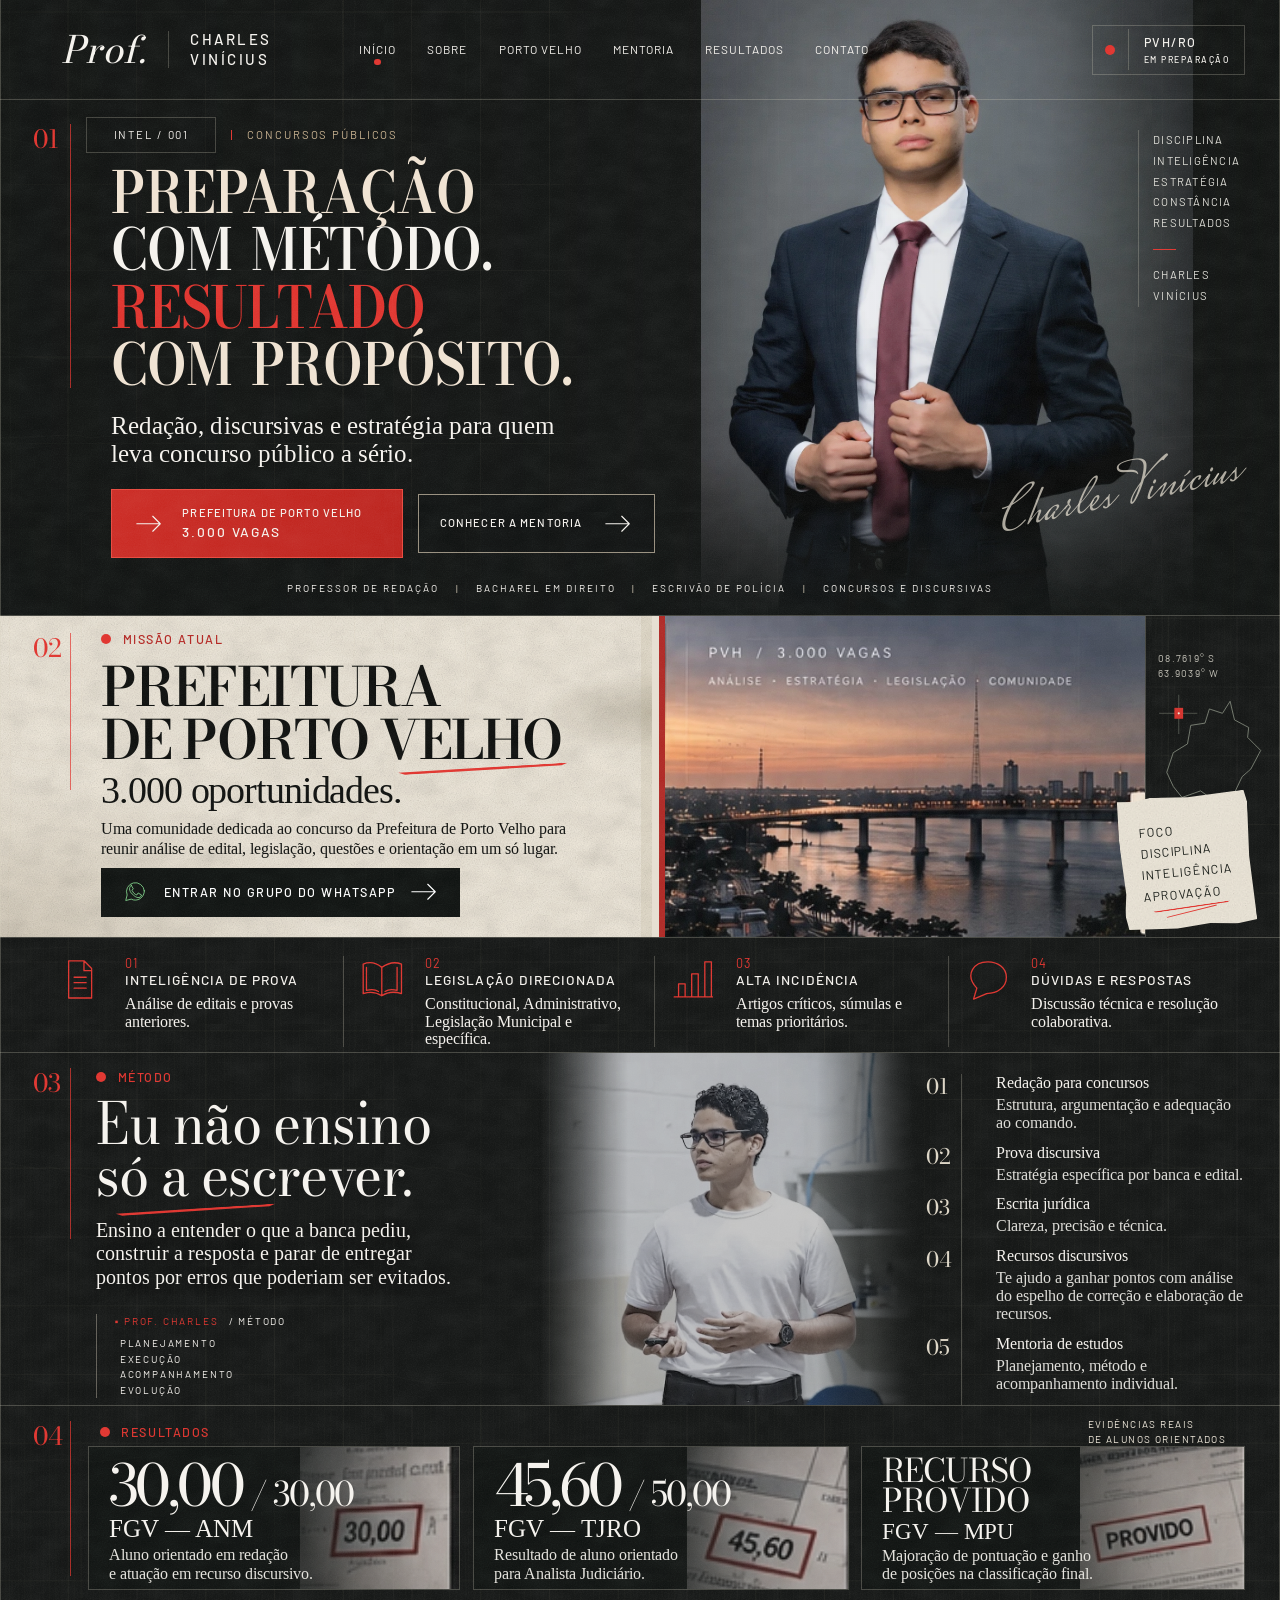
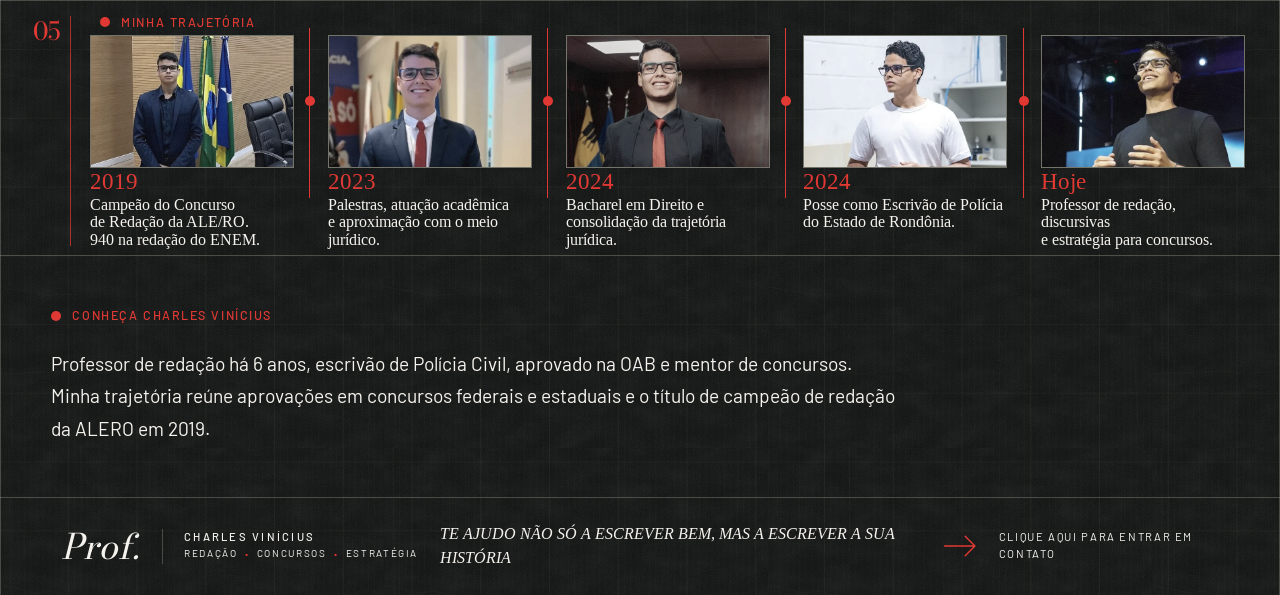
<file: index.html>
<!DOCTYPE html>
<html lang="pt-BR">
  <head>
    <meta charset="utf-8">
    <title>Charles Vinícius | Redação, concursos e estratégia</title>
    <meta name="description" content="Preparação com método. Resultado com propósito. Redação, provas discursivas e mentoria para concursos com Charles Vinícius, em Porto Velho.">
    <meta name="viewport" content="width=device-width,initial-scale=1">
    <meta name="theme-color" content="#101211">
    <meta name="referrer" content="strict-origin-when-cross-origin">
    <meta name="application-name" content="Charles Vinícius">
    <meta name="mobile-web-app-capable" content="yes">
    <meta name="apple-mobile-web-app-capable" content="yes">
    <meta property="og:type" content="website">
    <meta property="og:locale" content="pt_BR">
    <meta property="og:title" content="Charles Vinícius | Redação, concursos e estratégia">
    <meta property="og:description" content="Preparação com método. Resultado com propósito. Redação, discursivas e mentoria para concursos.">
    <meta property="og:image" content="images/vinif.webp?v=687bb77f98">
    <link rel="manifest" href="manifest.webmanifest">
    <link rel="icon" href="favicon.ico?v=3" sizes="48x48">
    <link rel="icon" href="icon.svg?v=3" type="image/svg+xml">
    <link rel="icon" href="icon-192.png?v=3" type="image/png" sizes="192x192">
    <link rel="apple-touch-icon" href="apple-touch-icon.png?v=3">
    <link rel="preload" href="assets/fonts/barlow-400.ttf" as="font" type="font/ttf" crossorigin>
    <link rel="preload" href="assets/fonts/bodoni-moda-600.ttf" as="font" type="font/ttf" crossorigin>
    <link rel="preload" href="images/vinif.webp?v=687bb77f98" as="image" fetchpriority="high">
    <link rel="stylesheet" href="assets/style.css?v=5">
    <script src="assets/main.js?v=1" defer></script>
  </head>
  <body>
    <div class="landing">
  <a class="skip-link" href="#conteudo">Pular para o conteúdo</a>
  <main id="conteudo" tabindex="-1">
  <section class="hero ruled" id="inicio" aria-labelledby="hero-title">
    <img class="hero__portrait" src="images/vinif.webp?v=687bb77f98" alt="Charles Vinícius de óculos, terno e gravata vinho" width="1080" height="1350" fetchpriority="high">
    <div class="hero__shade" aria-hidden="true"></div>
    <header class="header">
      <a class="brand" href="#inicio" aria-label="Charles Vinícius — início"><span class="brand__monogram">Prof.</span><span class="brand__name">Charles<br>Vinícius</span></a>
      <button class="menu-toggle" type="button" aria-label="Abrir menu" aria-controls="navigation" aria-expanded="false"><span></span><span></span></button>
      <nav class="navigation" id="navigation" aria-label="Navegação principal">
        <a class="is-active" href="#inicio" aria-current="location">Início</a>
        <a href="#trajetoria">Sobre</a>
        <a href="https://wa.me/5569992684177?text=Ol%C3%A1%2C+Vini%21+Vim+pelo+seu+site+e+gostaria+de+entrar+no+grupo+do+concurso+da+Prefeitura+de+Porto+Velho.+Pode+me+enviar+o+convite%3F" target="_blank" rel="noopener noreferrer" data-contact="group">Porto Velho</a>
        <a href="https://wa.me/5569992684177?text=Ol%C3%A1%2C+Vini%21+Vim+pelo+seu+site+e+gostaria+de+saber+mais+sobre+a+mentoria+de+reda%C3%A7%C3%A3o+e+discursivas+para+concursos." target="_blank" rel="noopener noreferrer" data-contact="mentorship">Mentoria</a>
        <a href="#resultados">Resultados</a>
        <a href="https://wa.me/5569992684177?text=Ol%C3%A1%2C+Vini%21+Vim+pelo+seu+site+e+gostaria+de+conversar+sobre+a+prepara%C3%A7%C3%A3o+para+concursos." target="_blank" rel="noopener noreferrer" data-contact="contact">Contato</a>
      </nav>
      <a class="location-tag" href="https://wa.me/5569992684177?text=Ol%C3%A1%2C+Vini%21+Vim+pelo+seu+site+e+gostaria+de+entrar+no+grupo+do+concurso+da+Prefeitura+de+Porto+Velho.+Pode+me+enviar+o+convite%3F" target="_blank" rel="noopener noreferrer" data-contact="group" aria-label="Conversar com Vini sobre o concurso de Porto Velho"><i class="status-dot"></i><span>PVH/RO<small>Em preparação</small></span></a>
    </header>
    <div class="hero__content">
      <span class="section-number" aria-hidden="true">01</span>
      <div class="hero__copy">
        <div class="hero__eyebrow"><span class="intel">Intel / 001</span><span class="eyebrow-divider"></span><span>Concursos públicos</span></div>
        <h1 id="hero-title"><span class="hero__line">Preparação</span><span class="hero__line white">com método.</span><em class="hero__line">Resultado</em><span class="hero__line">com propósito.</span></h1>
        <p class="hero__description">Redação, discursivas e estratégia para quem<br class="desktop-break"> leva concurso público a sério.</p>
        <div class="hero__actions">
          <a class="button button--red" href="https://wa.me/5569992684177?text=Ol%C3%A1%2C+Vini%21+Vim+pelo+seu+site+e+gostaria+de+entrar+no+grupo+do+concurso+da+Prefeitura+de+Porto+Velho.+Pode+me+enviar+o+convite%3F" target="_blank" rel="noopener noreferrer" data-contact="group"><svg viewBox="0 0 32 24" fill="none" stroke="currentColor" stroke-width="1.2" stroke-linecap="round" stroke-linejoin="round" aria-hidden="true"><path d="M3 12h25m-8-8 8 8-8 8"/></svg><span>Prefeitura de Porto Velho<strong>3.000 vagas</strong></span></a>
          <a class="button button--outline" href="https://wa.me/5569992684177?text=Ol%C3%A1%2C+Vini%21+Vim+pelo+seu+site+e+gostaria+de+saber+mais+sobre+a+mentoria+de+reda%C3%A7%C3%A3o+e+discursivas+para+concursos." target="_blank" rel="noopener noreferrer" data-contact="mentorship"><span>Conhecer a mentoria</span><svg viewBox="0 0 32 24" fill="none" stroke="currentColor" stroke-width="1.2" stroke-linecap="round" stroke-linejoin="round" aria-hidden="true"><path d="M3 12h25m-8-8 8 8-8 8"/></svg></a>
        </div>
      </div>
    </div>
    <aside class="hero__values" aria-label="Valores"><span>Disciplina<br>Inteligência<br>Estratégia<br>Constância<br>Resultados</span><i></i><span>Charles<br>Vinícius</span></aside>
    <span class="signature" aria-hidden="true">Charles Vinícius</span>
    <p class="credentials"><span>Professor de redação</span><b>|</b><span>Bacharel em Direito</span><b>|</b><span>Escrivão de Polícia</span><b>|</b><span>Concursos e discursivas</span></p>
  </section>
  <section class="mission ruled" id="porto-velho" aria-labelledby="mission-title">
    <div class="mission__paper">
      <span class="section-number" aria-hidden="true">02</span>
      <div class="mission__copy">
        <p class="section-label"><i class="status-dot"></i>Missão atual</p>
        <h2 id="mission-title">Prefeitura<br>de <span class="underline">Porto Velho</span></h2>
        <p class="mission__opportunities">3.000 oportunidades.</p>
        <p class="mission__description">Uma comunidade dedicada ao concurso da Prefeitura de Porto Velho para reunir análise de edital, legislação, questões e orientação em um só lugar.</p>
        <a class="button button--whatsapp" href="https://wa.me/5569992684177?text=Ol%C3%A1%2C+Vini%21+Vim+pelo+seu+site+e+gostaria+de+entrar+no+grupo+do+concurso+da+Prefeitura+de+Porto+Velho.+Pode+me+enviar+o+convite%3F" target="_blank" rel="noopener noreferrer" data-contact="group"><svg viewBox="0 0 40 40" fill="none" stroke="currentColor" stroke-width="1.2" stroke-linecap="round" stroke-linejoin="round" aria-hidden="true"><path d="M31 18A13 13 0 0 1 12 30l-8 2 2-8A13 13 0 1 1 31 18Z"/><path d="m12 10 3 5-2 2c2 4 4 6 7 7l2-3 5 3c-2 6-8 4-12 0-5-4-8-10-3-14Z"/></svg><span>Entrar no grupo do WhatsApp</span><svg viewBox="0 0 32 24" fill="none" stroke="currentColor" stroke-width="1.2" stroke-linecap="round" stroke-linejoin="round" aria-hidden="true"><path d="M3 12h25m-8-8 8 8-8 8"/></svg></a>
      </div>
    </div>
    <div class="mission__visual">
      <img class="mission__city" src="images/porto-velho.webp" alt="Pôr do sol sobre o rio Madeira e a ponte em Porto Velho" width="382" height="253" loading="lazy">
      <aside class="mission__coordinates" aria-label="Porto Velho, Rondônia"><span>08.7619° S<br>63.9039° W</span><svg viewBox="0 0 100 120" fill="none" aria-hidden="true"><path d="m8 79 6-18 13-8 3-17 13-2 4-13 12 4 7-11 4 17 13 7-1 9 12 12-9 17-8 7-9 19-15 4-14-10-17 6-8-10Z" stroke="currentColor" stroke-width=".7"/><path d="m19 8v36M1 25h35" stroke="currentColor" stroke-width=".4"/><rect x="15" y="20" width="8" height="10" fill="#d32e28" stroke="none"/><circle cx="19" cy="25" r="1" fill="#eee6d6"/></svg></aside>
      <div class="mission__note">Foco<br>Disciplina<br>Inteligência<br><span class="underline">Aprovação</span></div>
    </div>
  </section>
  <section class="pillars ruled" aria-label="O que você encontra na comunidade">
      <article class="pillar"><svg viewBox="0 0 40 40" fill="none" stroke="currentColor" stroke-width="1.2" stroke-linecap="round" stroke-linejoin="round" aria-hidden="true"><path d="M7 2h14l7 7v27H7zM21 2v9h7M12 17h11M12 22h11M12 27h11"/></svg><div><span class="pillar__number">01</span><h3>Inteligência de prova</h3><p>Análise de editais e provas anteriores.</p></div></article>
      <article class="pillar"><svg viewBox="0 0 40 40" fill="none" stroke="currentColor" stroke-width="1.2" stroke-linecap="round" stroke-linejoin="round" aria-hidden="true"><path d="M19 8C13 3 7 3 2 5v27c6-2 11-2 17 2 6-4 12-4 18-2V5c-5-2-11-2-18 3Zm0 0v26M5 8v21c4-1 8-1 11 1M33 8v21c-4-1-8-1-11 1"/></svg><div><span class="pillar__number">02</span><h3>Legislação direcionada</h3><p>Constitucional, Administrativo, Legislação Municipal e específica.</p></div></article>
      <article class="pillar"><svg viewBox="0 0 40 40" fill="none" stroke="currentColor" stroke-width="1.2" stroke-linecap="round" stroke-linejoin="round" aria-hidden="true"><path d="M2 35h35M6 35V23h6v12m6 0V14h6v21m6 0V3h6v32"/></svg><div><span class="pillar__number">03</span><h3>Alta incidência</h3><p>Artigos críticos, súmulas e temas prioritários.</p></div></article>
      <article class="pillar"><svg viewBox="0 0 40 40" fill="none" stroke="currentColor" stroke-width="1.2" stroke-linecap="round" stroke-linejoin="round" aria-hidden="true"><path d="M36 17c0 9-8 15-18 15l-12 5 3-10C-3 14 7 3 19 3c10 0 17 6 17 14Z"/></svg><div><span class="pillar__number">04</span><h3>Dúvidas e respostas</h3><p>Discussão técnica e resolução colaborativa.</p></div></article>
  </section>
  <section class="method ruled" id="metodo" aria-labelledby="method-title">
    <div class="method__photo"><img src="images/professor-aula.webp" alt="Charles Vinícius ensinando em sala de aula" width="843" height="1264" loading="lazy"></div>
    <span class="section-number" aria-hidden="true">03</span>
    <div class="method__copy">
      <p class="section-label"><i class="status-dot"></i>Método</p>
      <h2 id="method-title">Eu não ensino<br>só a <span class="underline">escrever.</span></h2>
      <p class="method__description">Ensino a entender o que a banca pediu,<br class="desktop-break"> construir a resposta e parar de entregar<br class="desktop-break"> pontos por erros que poderiam ser evitados.</p>
      <div class="method__index"><p><span>▪ Prof. Charles</span> / Método</p><p>Planejamento<br>Execução<br>Acompanhamento<br>Evolução</p></div>
    </div>
    <ol class="services">
      <li><div><h3>Redação para concursos</h3><p>Estrutura, argumentação e adequação ao comando.</p></div></li>
      <li><div><h3>Prova discursiva</h3><p>Estratégia específica por banca e edital.</p></div></li>
      <li><div><h3>Escrita jurídica</h3><p>Clareza, precisão e técnica.</p></div></li>
      <li><div><h3>Recursos discursivos</h3><p>Te ajudo a ganhar pontos com análise do espelho de correção e elaboração de recursos.</p></div></li>
      <li><div><h3>Mentoria de estudos</h3><p>Planejamento, método e acompanhamento individual.</p></div></li>
    </ol>
  </section>
  <section class="results ruled" id="resultados" aria-labelledby="results-title">
    <span class="section-number" aria-hidden="true">04</span>
    <div class="results__header"><h2 class="section-label" id="results-title"><i class="status-dot"></i>Resultados</h2><button class="gallery-trigger" type="button" aria-label="Abrir galeria de fotos e evidências">Evidências reais<br>de alunos orientados</button></div>
    <div class="results__grid">
      <article class="result-card"><img src="images/resultado-anm.webp" alt="" width="82" height="108" loading="lazy"><div><p class="result-card__score">30,00<span> / 30,00</span></p><h3>FGV — ANM</h3><p class="result-card__description">Aluno orientado em redação<br>e atuação em recurso discursivo.</p></div></article>
      <article class="result-card"><img src="images/resultado-tjro.webp" alt="" width="82" height="108" loading="lazy"><div><p class="result-card__score">45,60<span> / 50,00</span></p><h3>FGV — TJRO</h3><p class="result-card__description">Resultado de aluno orientado<br>para Analista Judiciário.</p></div></article>
      <article class="result-card result-card--appeal"><img src="images/resultado-mpu.webp" alt="" width="97" height="108" loading="lazy"><div><p class="result-card__score">Recurso<br>provido</p><h3>FGV — MPU</h3><p class="result-card__description">Majoração de pontuação e ganho<br>de posições na classificação final.</p></div></article>
    </div>
  </section>
  <section class="trajectory ruled" id="trajetoria" aria-labelledby="trajectory-title">
    <span class="section-number" aria-hidden="true">05</span>
    <h2 class="section-label" id="trajectory-title"><i class="status-dot"></i>Minha trajetória</h2>
    <ol class="timeline">
      <li><div class="timeline__photo timeline__photo--award"><img src="images/timeline-plenario.webp" alt="Charles Vinícius de terno no plenário, ao lado das bandeiras" width="600" height="400" loading="lazy"></div><h3>2019</h3><p>Campeão do Concurso <br>de Redação da ALE/RO. <br>940 na redação do ENEM.</p></li>
      <li><div class="timeline__photo timeline__photo--academic"><img src="images/timeline-2024.webp" alt="Charles em evento jurídico" width="600" height="400" loading="lazy"></div><h3>2023</h3><p>Palestras, atuação acadêmica <br>e aproximação com o meio <br>jurídico.</p></li>
      <li><div class="timeline__photo timeline__photo--degree"><img src="images/timeline-2023.webp" alt="Charles de terno e gravata vermelha no plenário" width="600" height="400" loading="lazy"></div><h3>2024</h3><p>Bacharel em Direito e <br>consolidação da trajetória <br>jurídica.</p></li>
      <li><div class="timeline__photo timeline__photo--noir"><img src="images/timeline-escrivao.webp" alt="Charles Vinícius de camiseta branca, durante uma aula" width="600" height="400" loading="lazy"></div><h3>2024</h3><p>Posse como Escrivão de Polícia <br>do Estado de Rondônia.</p></li>
      <li><div class="timeline__photo timeline__photo--teacher"><img src="images/timeline-palestra.webp" alt="Charles Vinícius palestrando no palco" width="600" height="400" loading="lazy"></div><h3>Hoje</h3><p>Professor de redação, discursivas <br>e estratégia para concursos.</p></li>
    </ol>
  </section>
  <section class="about ruled" id="sobre" aria-labelledby="about-title">
    <h2 class="section-label" id="about-title"><i class="status-dot"></i>Conheça Charles Vinícius</h2>
    <p class="about__summary">Professor de redação há 6 anos, escrivão de Polícia Civil, aprovado na OAB e mentor de concursos. Minha trajetória reúne aprovações em concursos federais e estaduais e o título de campeão de redação da ALERO em 2019.</p>
  </section>
  </main>
  <footer class="footer">
    <a class="brand brand--footer" href="#inicio" aria-label="Charles Vinícius — voltar ao início"><span class="brand__monogram">Prof.</span><span class="brand__name">Charles Vinícius<small>Redação <b>•</b> Concursos <b>•</b> Estratégia</small></span></a>
    <p class="footer__quote">TE AJUDO NÃO SÓ A ESCREVER BEM, MAS A ESCREVER A SUA HISTÓRIA</p>
    <a class="evidence-link" href="https://wa.me/5569992684177?text=Ol%C3%A1%2C+Vini%21+Vim+pelo+seu+site+e+gostaria+de+conversar+sobre+a+prepara%C3%A7%C3%A3o+para+concursos." target="_blank" rel="noopener noreferrer" data-contact="contact"><svg viewBox="0 0 32 24" fill="none" stroke="currentColor" stroke-width="1.2" stroke-linecap="round" stroke-linejoin="round" aria-hidden="true"><path d="M3 12h25m-8-8 8 8-8 8"/></svg><span>CLIQUE AQUI PARA ENTRAR EM CONTATO</span></a>
  </footer>
  <dialog class="evidence-dialog" aria-labelledby="evidence-title">
    <div class="dialog__header"><div><p class="section-label"><i class="status-dot"></i>Minha trajetória</p><h2 id="evidence-title">A prática por trás do método.</h2></div><button class="dialog__close" type="button" aria-label="Fechar galeria"><svg viewBox="0 0 40 40" fill="none" stroke="currentColor" stroke-width="1.2" stroke-linecap="round" stroke-linejoin="round" aria-hidden="true"><path d="m8 8 20 20M28 8 8 28"/></svg></button></div>
    <div class="evidence-gallery">
        <figure><a href="images/trajetoria-2019.jpg" target="_blank" rel="noopener" aria-label="Ampliar: Premiação — Concurso de Redação da ALE/RO"><img src="images/trajetoria-2019.jpg" alt="Premiação — Concurso de Redação da ALE/RO" loading="lazy"></a><figcaption>Premiação — Concurso de Redação da ALE/RO</figcaption></figure>
        <figure><a href="images/enem-940.jpg" target="_blank" rel="noopener" aria-label="Ampliar: 940 pontos na redação do ENEM"><img src="images/enem-940.jpg" alt="940 pontos na redação do ENEM" loading="lazy"></a><figcaption>940 pontos na redação do ENEM</figcaption></figure>
        <figure><a href="images/concurso-redacao.jpg" target="_blank" rel="noopener" aria-label="Ampliar: Resultado do concurso de redação"><img src="images/concurso-redacao.jpg" alt="Resultado do concurso de redação" loading="lazy"></a><figcaption>Resultado do concurso de redação</figcaption></figure>
        <figure><a href="images/palestra.jpg" target="_blank" rel="noopener" aria-label="Ampliar: Conhecimento que se compartilha"><img src="images/palestra.jpg" alt="Conhecimento que se compartilha" loading="lazy"></a><figcaption>Conhecimento que se compartilha</figcaption></figure>
        <figure><a href="images/turma-redacao.jpg" target="_blank" rel="noopener" aria-label="Ampliar: Redação na prática, dentro da sala de aula"><img src="images/turma-redacao.jpg" alt="Redação na prática, dentro da sala de aula" loading="lazy"></a><figcaption>Redação na prática, dentro da sala de aula</figcaption></figure>
        <figure><a href="images/aula-auditorio.jpg" target="_blank" rel="noopener" aria-label="Ampliar: Aulas, encontros e troca de experiências"><img src="images/aula-auditorio.jpg" alt="Aulas, encontros e troca de experiências" loading="lazy"></a><figcaption>Aulas, encontros e troca de experiências</figcaption></figure>
    </div>
  </dialog>
</div>
  </body>
</html>
</file>
<file: assets/style.css>
@font-face {
  font-family: 'Tinos';
  src: url('fonts/tinos-normal.ttf') format('truetype');
  font-style: normal;
  font-weight: 400;
  font-display: swap;
}

@font-face {
  font-family: 'Tinos';
  src: url('fonts/tinos-italic.ttf') format('truetype');
  font-style: italic;
  font-weight: 400;
  font-display: swap;
}

@font-face {
  font-family:Barlow;
  src:url('fonts/barlow-400.ttf') format('truetype');
  font-style:normal;
  font-weight:400;
  font-display:swap;
}

@font-face {
  font-family:Barlow;
  src:url('fonts/barlow-500.ttf') format('truetype');
  font-style:normal;
  font-weight:500;
  font-display:swap;
}

@font-face {
  font-family:Barlow;
  src:url('fonts/barlow-600.ttf') format('truetype');
  font-style:normal;
  font-weight:600;
  font-display:swap;
}

@font-face {
  font-family:'Bodoni Moda';
  src:url('fonts/bodoni-moda-400.ttf') format('truetype');
  font-style:normal;
  font-weight:400;
  font-display:swap;
}

@font-face {
  font-family:'Bodoni Moda';
  src:url('fonts/bodoni-moda-600.ttf') format('truetype');
  font-style:normal;
  font-weight:600;
  font-display:swap;
}

@font-face {
  font-family:'Bodoni Moda';
  src:url('fonts/bodoni-moda-700.ttf') format('truetype');
  font-style:normal;
  font-weight:700;
  font-display:swap;
}

@font-face {
  font-family:'Mrs Saint Delafield';
  src:url('fonts/mrs-saint-delafield-400.ttf') format('truetype');
  font-style:normal;
  font-weight:400;
  font-display:swap;
}

:root {
  --ink:#101211;
  --paper:#efe8da;
  --white:#f5f2ed;
  --red:#df302a;
  --line:rgba(215,210,191,.25);
  --sans:Barlow,Arial,sans-serif;
  --serif:'Bodoni Moda','Times New Roman',serif;
  --body:'Tinos','Times New Roman',serif;
  --stroke:1px;
  --line-strong:rgba(215,210,191,.45);
  --accent-line:rgba(223,48,42,.72);
  color-scheme:dark;
  scroll-behavior:smooth;
  -webkit-text-size-adjust:100%;
  text-size-adjust:100%;
}

* {
  box-sizing:border-box;
}

body {
  margin:0;
  background:#0c0e0d;
  color:var(--white);
  font-family:var(--body);
  -webkit-font-smoothing:antialiased;
}

a {
  color:inherit;
  text-decoration:none;
}

button {
  color:inherit;
  font:inherit;
  cursor:pointer;
}

button,a {
  -webkit-tap-highlight-color:transparent;
}

button {
  border:0;
}

img {
  display:block;
  max-width:100%;
}

h1,h2,h3,p,figure {
  margin:0;
}

ol {
  margin:0;
  padding:0;
  list-style:none;
}

svg {
  display:block;
  flex-shrink:0;
}

a:focus-visible,button:focus-visible {
  outline:2px solid var(--red);
  outline-offset:5px;
}

::selection {
  background:var(--red);
  color:#fff;
}

.landing {
  --u:.09765625vw;
  position:relative;
  isolation:isolate;
  overflow:clip;
  background-color:var(--ink);
  background-image:linear-gradient(90deg,transparent calc(100% - 1px),#d6c9a909 0),linear-gradient(transparent calc(100% - 1px),#d6c9a909 0),linear-gradient(90deg,transparent calc(100% - 1px),#d6c9a904 0);
  background-size:calc(55 * var(--u)) calc(55 * var(--u)),calc(55 * var(--u)) calc(55 * var(--u)),calc(5 * var(--u)) calc(5 * var(--u));
}

.landing::after {
  content:'';
  position:absolute;
  top:0;
  right:0;
  bottom:0;
  left:0;
  inset:0;
  z-index:5;
  pointer-events:none;
  background-image:url('patina.svg'),url('grain.svg');
  background-size:384px 512px,240px 240px;
  opacity:.23;
  mix-blend-mode:screen;
}

.ruled {
  position:relative;
  border-bottom:var(--stroke) solid var(--line);
}

.section-number {
  position:absolute;
  left:calc(26 * var(--u));
  top:calc(12 * var(--u));
  font-family:var(--serif);
  font-size:calc(20 * var(--u));
  font-weight:400;
  line-height:1.2;
  color:var(--red);
  z-index:2;
}

.section-number::after {
  content:'';
  position:absolute;
  top:0;
  left:calc(30 * var(--u));
  height:calc(138 * var(--u));
  border-left:var(--stroke) solid var(--accent-line);
}

.section-label {
  display:flex;
  align-items:center;
  gap:calc(9 * var(--u));
  font-family:var(--sans);
  font-size:calc(10 * var(--u));
  font-weight:500;
  text-transform:uppercase;
  letter-spacing:calc(1.25 * var(--u));
  color:var(--red);
  line-height:1.3;
}

.status-dot {
  display:inline-block;
  flex-shrink:0;
  width:calc(8 * var(--u));
  height:calc(8 * var(--u));
  border-radius:50%;
  background:var(--red);
}

.underline {
  position:relative;
  display:inline-block;
}

.underline::after {
  content:'';
  position:absolute;
  bottom:calc(-3 * var(--u));
  right:calc(-6 * var(--u));
  width:69%;
  height:calc(3 * var(--u));
  background:var(--red);
  transform:rotate(-3deg);
  clip-path:polygon(0 35%,100% 0,96% 62%,4% 100%);
}

.skip-link {
  position:absolute;
  z-index:30;
  top:10px;
  left:10px;
  transform:translateY(-180%);
  padding:12px;
  background:var(--paper);
  color:var(--ink);
  font:16px var(--sans);
}

.skip-link:focus {
  transform:none;
}

/* 01 — The portrait and editorial grid share the proportions of the reference. */
.hero {
  height:calc(493 * var(--u));
  isolation:isolate;
}

.hero__portrait,.hero__shade {
  position:absolute;
  top:0;
  right:0;
  bottom:0;
  left:0;
  inset:0;
  width:100%;
  height:100%;
  z-index:-2;
}

.hero__portrait {
  object-fit:cover;
  object-position:50% 0;
  filter:saturate(.82) contrast(1.035);
}

.hero__shade {
  z-index:-1;
  background:linear-gradient(90deg,rgba(12,15,13,.63) 0%,rgba(12,15,13,.22) 44%,transparent 61%,rgba(12,15,13,.15) 82%,rgba(12,15,13,.8) 100%),linear-gradient(0deg,#0d100ff5 0,transparent 27%);
}

.hero::before {
  content:'';
  position:absolute;
  top:0;
  right:0;
  bottom:0;
  left:0;
  inset:0;
  z-index:-1;
  pointer-events:none;
  background:repeating-linear-gradient(90deg,transparent 0 calc(54 * var(--u)),#d2c8a610 calc(54 * var(--u)) calc(55 * var(--u))),repeating-linear-gradient(0deg,transparent 0 calc(68 * var(--u)),#d2c8a60b calc(68 * var(--u)) calc(69 * var(--u)));
}

.header {
  height:calc(80 * var(--u));
  padding:0 calc(28 * var(--u)) 0 calc(49 * var(--u));
  display:flex;
  align-items:center;
  border-bottom:var(--stroke) solid var(--line);
  position:relative;
  z-index:10;
}

.brand {
  display:flex;
  align-items:center;
  gap:calc(17 * var(--u));
  flex-shrink:0;
}

.brand__monogram {
  font:italic 400 calc(30 * var(--u))/1 var(--serif);
  letter-spacing:0;
  padding-right:calc(18 * var(--u));
  border-right:var(--stroke) solid var(--line);
}

.brand__name {
  font:500 calc(12 * var(--u))/1.3 var(--sans);
  letter-spacing:calc(2 * var(--u));
  text-transform:uppercase;
}

.navigation {
  display:flex;
  align-items:center;
  gap:calc(25 * var(--u));
  margin-left:calc(70 * var(--u));
  height:100%;
}

.navigation a,.navigation button {
  position:relative;
  display:flex;
  align-items:center;
  padding:0;
  height:100%;
  background:none;
  font:400 calc(9.5 * var(--u))/1 var(--sans);
  letter-spacing:calc(.8 * var(--u));
  text-transform:uppercase;
  white-space:nowrap;
  transition:color .2s;
}

.navigation a:hover,.navigation button:hover {
  color:var(--red);
}

.navigation .is-active::after {
  content:'';
  position:absolute;
  bottom:calc(27 * var(--u));
  left:calc(50% - 2.5 * var(--u));
  width:calc(5 * var(--u));
  height:calc(5 * var(--u));
  background:var(--red);
  border-radius:50%;
}

.location-tag {
  display:flex;
  align-items:center;
  margin-left:auto;
  border:var(--stroke) solid var(--line);
  height:calc(40 * var(--u));
  font:500 calc(10 * var(--u))/1.3 var(--sans);
  letter-spacing:calc(1.2 * var(--u));
  text-transform:uppercase;
}

.location-tag>.status-dot {
  margin:0 calc(10 * var(--u));
}

.location-tag>span {
  border-left:var(--stroke) solid var(--line);
  padding:calc(4 * var(--u)) calc(12 * var(--u));
}

.location-tag small {
  display:block;
  font-size:calc(7 * var(--u));
  margin-top:calc(3 * var(--u));
}

.menu-toggle {
  display:none;
}

.hero__content {
  position:relative;
  padding:calc(14 * var(--u)) 0 0 calc(89 * var(--u));
}

.hero__content>.section-number {
  top:calc(19 * var(--u));
}

.hero__content>.section-number::after {
  height:calc(211 * var(--u));
}

.hero__eyebrow {
  display:flex;
  align-items:center;
  gap:calc(12 * var(--u));
  height:calc(28 * var(--u));
  font:400 calc(9 * var(--u))/1 var(--sans);
  letter-spacing:calc(1.5 * var(--u));
  color:#c5ae8b;
  text-transform:uppercase;
}

.intel {
  margin-left:calc(-20 * var(--u));
  padding:calc(9 * var(--u)) calc(21 * var(--u));
  color:var(--white);
  border:var(--stroke) solid var(--line);
  border-radius:0;
}

.eyebrow-divider {
  width:1px;
  height:calc(8 * var(--u));
  background:var(--red);
}

h1 {
  margin-top:calc(9 * var(--u));
  font:600 calc(46 * var(--u))/.998 var(--serif);
  text-transform:uppercase;
  letter-spacing:calc(-.5 * var(--u));
  word-spacing:calc(6 * var(--u));
  color:#efe2d1;
}

h1 {
  transform:scaleX(.90);
  transform-origin:left center;
}

.hero__line {
  display:block;
  white-space:nowrap;
}

h1 .white {
  color:var(--white);
}

h1 em {
  font-style:normal;
  color:var(--red);
}

.hero__description {
  margin-top:calc(15 * var(--u));
  font-size:calc(20 * var(--u));
  line-height:1.12;
  letter-spacing:calc(.02 * var(--u));
}

.hero__actions {
  display:flex;
  align-items:center;
  gap:calc(12 * var(--u));
  margin-top:calc(17 * var(--u));
}

.button {
  display:inline-flex;
  align-items:center;
  justify-content:space-between;
  gap:calc(15 * var(--u));
  min-height:calc(47 * var(--u));
  padding:calc(12 * var(--u)) calc(17 * var(--u));
  font:500 calc(9 * var(--u))/1.45 var(--sans);
  letter-spacing:calc(.9 * var(--u));
  text-transform:uppercase;
  transition:background .2s,border-color .2s,transform .2s;
}

.button svg {
  width:calc(24 * var(--u));
  height:calc(22 * var(--u));
}

.button:hover svg,.evidence-link:hover svg {
  transform:translateX(4px);
}

.button svg,.evidence-link svg {
  transition:transform .2s;
}

.button--red {
  background:linear-gradient(110deg,#cb2821,#ba201a);
  border:1px solid #e7463b;
  width:calc(233 * var(--u));
  min-height:calc(54 * var(--u));
  justify-content:flex-start;
}

.button--red:hover {
  background:#e1352b;
}

.button strong {
  display:block;
  font-size:calc(11 * var(--u));
  letter-spacing:calc(1.5 * var(--u));
  font-weight:500;
}

.button--outline {
  width:calc(190 * var(--u));
  border:1px solid #d1c4acb3;
  background:#0b0e0d55;
}

.button--outline:hover {
  background:#efe8da16;
  border-color:var(--paper);
}

.hero__values {
  position:absolute;
  top:calc(104 * var(--u));
  right:calc(32 * var(--u));
  padding-left:calc(11 * var(--u));
  border-left:var(--stroke) solid var(--line);
  font:400 calc(9 * var(--u))/1.85 var(--sans);
  letter-spacing:calc(1 * var(--u));
  text-transform:uppercase;
  color:#dddcd5;
}

.hero__values i {
  display:block;
  width:calc(18 * var(--u));
  height:1px;
  background:var(--red);
  margin:calc(12 * var(--u)) 0;
}

.signature {
  position:absolute;
  right:calc(30 * var(--u));
  bottom:calc(72 * var(--u));
  font:400 calc(46 * var(--u))/1 'Mrs Saint Delafield',cursive;
  transform:rotate(-12deg);
  color:#e0d9cbbf;
  white-space:nowrap;
}

.credentials {
  position:absolute;
  bottom:calc(17 * var(--u));
  left:0;
  right:0;
  display:flex;
  justify-content:center;
  gap:calc(13 * var(--u));
  font:400 calc(8 * var(--u))/1.2 var(--sans);
  letter-spacing:calc(1.6 * var(--u));
  text-transform:uppercase;
}

.credentials b {
  font-weight:400;
  color:#d6cbb6;
}

/* 02 — Warm paper, local city artwork and four study pillars. */
.mission {
  min-height:calc(257 * var(--u));
  height:auto;
  display:grid;
  grid-template-columns:51.5% 48.5%;
  border-top:0;
}

.mission__paper {
  position:relative;
  color:#090b09;
  background-color:var(--paper);
  background-image:url('patina.svg'),url('grain.svg'),radial-gradient(ellipse at 100% 30%,#7169554d,transparent 13%),radial-gradient(ellipse at 0% 100%,#94887240,transparent 36%);
  background-blend-mode:multiply;
  border-right:calc(6 * var(--u)) solid #e5ddd0;
}

.mission__paper::after {
  content:'';
  position:absolute;
  top:0;
  right:0;
  bottom:0;
  left:0;
  inset:0;
  pointer-events:none;
  border-right:calc(9 * var(--u)) solid #b4aa8e33;
}

.mission__paper .section-number {
  top:calc(13 * var(--u));
}

.mission__paper .section-number::after {
  height:calc(126 * var(--u));
}

.mission__copy {
  position:relative;
  padding:calc(12 * var(--u)) calc(35 * var(--u)) calc(9 * var(--u)) calc(81 * var(--u));
  z-index:1;
}

.mission .section-label {
  color:#b1211d;
}

.mission h2 {
  margin-top:calc(11 * var(--u));
  font:600 calc(43 * var(--u))/.98 var(--serif);
  letter-spacing:calc(-1.55 * var(--u));
  text-transform:uppercase;
  white-space:nowrap;
}

.mission h2 .underline::after {
  width:45%;
}

.mission__opportunities {
  font:400 calc(30 * var(--u))/1.2 var(--body);
  letter-spacing:calc(-.9 * var(--u));
  margin-top:calc(1 * var(--u));
}

.mission__description {
  margin-top:calc(6 * var(--u));
  font-size:calc(13 * var(--u));
  line-height:1.23;
  max-width:calc(402 * var(--u));
}

.button--whatsapp {
  margin-top:calc(6 * var(--u));
  background:#0b0f0d;
  color:#fff;
  min-height:max(44px,calc(39 * var(--u)));
  padding:calc(6 * var(--u)) calc(17 * var(--u));
  font-size:calc(10 * var(--u));
  letter-spacing:calc(1.2 * var(--u));
  gap:calc(11 * var(--u));
}

.button--whatsapp>svg:first-child {
  color:#83da8c;
  width:calc(22 * var(--u));
  height:calc(26 * var(--u));
}

.button--whatsapp:hover {
  background:#23412c;
}

.mission__visual {
  position:relative;
  display:flex;
  min-width:0;
  border-left:calc(5 * var(--u)) solid #ad2420;
}

.mission__city {
  position:absolute;
  top:0;
  right:auto;
  bottom:0;
  left:0;
  inset:0 auto 0 0;
  width:78%;
  height:100%;
  object-fit:cover;
  object-position:0 50%;
}

.mission__coordinates {
  margin-left:78%;
  width:22%;
  padding:calc(28 * var(--u)) calc(10 * var(--u));
  border-left:var(--stroke) solid var(--line);
  font:400 calc(8 * var(--u))/1.5 var(--sans);
  letter-spacing:calc(1 * var(--u));
  color:#c1bfb4;
}

.mission__coordinates svg {
  width:100%;
  height:auto;
  margin-top:calc(4 * var(--u));
  color:#8b9383;
}

.mission__note {
  position:absolute;
  right:calc(22 * var(--u));
  bottom:calc(7 * var(--u));
  padding:calc(19 * var(--u)) calc(16 * var(--u));
  background:var(--paper) url('grain.svg');
  background-blend-mode:multiply;
  color:#121611;
  font:400 calc(10 * var(--u))/1.7 var(--sans);
  letter-spacing:calc(.8 * var(--u));
  text-transform:uppercase;
  transform:rotate(-5deg);
  box-shadow:0 5px 14px #0005;
  clip-path:polygon(1% 1%,14% 2%,26% 0,55% 2%,98% 0,100% 9%,98% 50%,100% 98%,85% 100%,64% 98%,39% 100%,2% 98%,0 87%,2% 71%,0 32%);
}

.mission__note .underline::after {
  width:100%;
  height:2px;
  bottom:-4px;
}

.mission__note .underline::before {
  content:'';
  position:absolute;
  width:65%;
  height:1px;
  background:var(--red);
  bottom:-8px;
  right:8%;
  transform:rotate(-9deg);
}

.pillars {
  display:grid;
  grid-template-columns:1fr 1.04fr .98fr 1.02fr;
  height:calc(92 * var(--u));
  padding:calc(15 * var(--u)) calc(31 * var(--u)) calc(10 * var(--u)) calc(49 * var(--u));
  gap:calc(25 * var(--u));
}

.pillar {
  display:flex;
  gap:calc(16 * var(--u));
  position:relative;
  min-width:0;
}

.pillar:not(:last-child)::after {
  content:'';
  position:absolute;
  right:calc(-11 * var(--u));
  top:0;
  bottom:0;
  border-right:var(--stroke) solid var(--line);
}

.pillar>svg {
  color:var(--red);
  width:calc(35 * var(--u));
  height:calc(36 * var(--u));
  margin-top:calc(1 * var(--u));
}

.pillar__number {
  display:block;
  color:var(--red);
  font:400 calc(10 * var(--u))/1.2 var(--sans);
  letter-spacing:calc(1 * var(--u));
}

.pillar h3 {
  font:500 calc(11 * var(--u))/1.3 var(--sans);
  letter-spacing:calc(.85 * var(--u));
  text-transform:uppercase;
  white-space:nowrap;
}

.pillar p {
  font-size:calc(12.5 * var(--u));
  line-height:1.1;
  margin-top:calc(5 * var(--u));
}

/* 03 — Teaching, with the original classroom portrait. */
.method {
  height:calc(283 * var(--u));
  isolation:isolate;
}

.method__photo {
  position:absolute;
  z-index:-1;
  left:31%;
  width:41%;
  height:100%;
  overflow:hidden;
}

.method__photo img {
  position:absolute;
  right:0;
  top:0;
  width:calc(305 * var(--u));
  height:calc(380 * var(--u));
  object-fit:cover;
  object-position:50% 0%;
  filter:saturate(.4) brightness(.76);
}

.method__photo img {
  mask-image:linear-gradient(90deg,transparent,#000 23%,#000 86%,transparent);
}

.method__photo::after {
  content:'';
  position:absolute;
  top:0;
  right:0;
  bottom:0;
  left:0;
  inset:0;
  background:linear-gradient(90deg,var(--ink) 0,transparent 40%,transparent 80%,var(--ink) 100%);
}

.method__copy {
  padding:calc(13 * var(--u)) 0 0 calc(77 * var(--u));
}

.method .section-number::after {
  height:calc(137 * var(--u));
}

.method h2 {
  font:400 calc(46 * var(--u))/.90 var(--serif);
  transform:scaleX(.94);
  transform-origin:left center;
  margin-top:calc(10 * var(--u));
  letter-spacing:calc(-.6 * var(--u));
}

.method h2 .underline::after {
  width:76%;
  left:calc(-72 * var(--u));
  bottom:calc(-8 * var(--u));
  height:calc(3 * var(--u));
}

.method__description {
  font-size:calc(16 * var(--u));
  line-height:1.18;
  margin-top:calc(14 * var(--u));
  text-shadow:0 2px 10px #000;
}

.method__index {
  margin-top:calc(20 * var(--u));
  padding-left:calc(18 * var(--u));
  border-left:1px solid #d0c8b369;
  font:400 calc(8 * var(--u))/1.55 var(--sans);
  text-transform:uppercase;
  letter-spacing:calc(1.45 * var(--u));
}

.method__index p+p {
  margin-top:calc(5 * var(--u));
}

.method__index span {
  color:var(--red);
  margin-left:calc(-4 * var(--u));
  margin-right:calc(5 * var(--u));
}

.services {
  position:absolute;
  top:calc(17 * var(--u));
  right:calc(29 * var(--u));
  width:calc(254 * var(--u));
  counter-reset:service;
}

.services::before {
  content:"";
  position:absolute;
  left:calc(28 * var(--u));
  top:0;
  bottom:0;
  border-left:var(--stroke) solid var(--line);
}

.services li {
  display:flex;
  gap:calc(14 * var(--u));
  counter-increment:service;
  margin-bottom:calc(9 * var(--u));
}

.services li::before {
  content:counter(service,decimal-leading-zero);
  font:400 calc(17 * var(--u))/1.2 var(--serif);
  color:#dbd4c4;
  min-width:calc(29 * var(--u));
  border-right:0;
  padding-right:calc(13 * var(--u));
}

.services h3 {
  font-size:calc(13 * var(--u));
  line-height:1.2;
  font-weight:400;
}

.services p {
  font-size:calc(12.5 * var(--u));
  line-height:1.17;
  margin-top:calc(2 * var(--u));
  color:#dddcd7;
}

/* 04 — Results, retaining the exact figures supplied in the reference. */
.results {
  height:calc(156 * var(--u));
  padding:calc(9 * var(--u)) calc(28 * var(--u)) calc(8 * var(--u)) calc(70 * var(--u));
}

.results .section-number::after {
  height:calc(124 * var(--u));
}

.results__header {
  display:flex;
  align-items:center;
  justify-content:space-between;
  padding-left:calc(10 * var(--u));
  height:calc(23 * var(--u));
}

.gallery-trigger {
  background:transparent;
  padding:0;
  text-align:left;
  color:var(--paper);
  font:400 calc(8 * var(--u))/1.45 var(--sans);
  letter-spacing:calc(1.15 * var(--u));
  text-transform:uppercase;
  padding-right:calc(15 * var(--u));
}

.results__grid {
  display:grid;
  grid-template-columns:1fr 1.01fr 1.03fr;
  gap:calc(10 * var(--u));
  height:calc(115 * var(--u));
}

.result-card {
  position:relative;
  border:var(--stroke) solid var(--line);
  overflow:hidden;
  padding:calc(7 * var(--u)) calc(16 * var(--u));
  isolation:isolate;
}

.result-card>img {
  position:absolute;
  right:0;
  top:0;
  height:100%;
  width:43%;
  object-fit:cover;
  z-index:-2;
  filter:saturate(.55);
}

.result-card::after {
  content:'';
  position:absolute;
  top:0;
  right:0;
  bottom:0;
  left:0;
  inset:0;
  z-index:-1;
  background:linear-gradient(90deg,#0b0f0df5 0,#0b0f0dd9 43%,#0b0f0d3d 74%,transparent 100%);
}

.result-card__score {
  font:400 calc(46 * var(--u))/1.03 var(--serif);
  letter-spacing:calc(-2.5 * var(--u));
  white-space:nowrap;
}

.result-card__score span {
  font-size:calc(27 * var(--u));
  letter-spacing:calc(-1.1 * var(--u));
}

.result-card h3 {
  font:400 calc(20 * var(--u))/1.05 var(--body);
  margin-top:calc(1 * var(--u));
}

.result-card__description {
  font-size:calc(13 * var(--u));
  line-height:1.13;
  margin-top:calc(3 * var(--u));
  color:#e4e2dc;
}

.result-card--appeal .result-card__score {
  font-size:calc(26 * var(--u));
  line-height:.92;
  letter-spacing:calc(-.8 * var(--u));
  text-transform:uppercase;
}

.result-card--appeal h3 {
  font-size:calc(18 * var(--u));
  margin-top:calc(3 * var(--u));
}

/* 05 — Five milestones, using the client's locally supplied photographs. */
.trajectory {
  height:calc(204 * var(--u));
  padding:calc(10 * var(--u)) calc(28 * var(--u)) calc(10 * var(--u)) calc(72 * var(--u));
}

.trajectory>.section-label {
  padding-left:calc(8 * var(--u));
}

.trajectory .section-number::after {
  height:calc(184 * var(--u));
}

.timeline {
  display:grid;
  grid-template-columns:repeat(5,minmax(0,1fr));
  gap:calc(27 * var(--u));
  margin-top:calc(4 * var(--u));
}

.timeline li {
  position:relative;
  min-width:0;
}

.timeline li:not(:last-child)::after {
  content:'';
  position:absolute;
  top:calc(-6 * var(--u));
  right:calc(-13 * var(--u));
  height:calc(136 * var(--u));
  border-right:1px solid var(--red);
}

.timeline li:not(:last-child)::before {
  content:'';
  position:absolute;
  right:calc(-17 * var(--u));
  top:calc(49 * var(--u));
  width:calc(8 * var(--u));
  height:calc(8 * var(--u));
  border-radius:50%;
  background:var(--red);
  z-index:2;
}

.timeline__photo {
  height:calc(106 * var(--u));
  overflow:hidden;
  border:var(--stroke) solid var(--line-strong);
  background:#161a17;
}

.timeline__photo img {
  width:100%;
  height:100%;
  object-fit:cover;
  filter:saturate(.65);
  transition:filter .3s,transform .5s;
}

.timeline__photo:hover img {
  filter:saturate(1);
  transform:scale(1.035);
}

.timeline__photo img {
  object-position:center;
}

.timeline h3 {
  font:400 calc(18 * var(--u))/1.15 var(--body);
  color:var(--red);
  margin-top:calc(1 * var(--u));
}

.timeline p {
  font-size:calc(12.5 * var(--u));
  line-height:1.12;
  margin-top:calc(1 * var(--u));
}

.footer {
  min-height:calc(51 * var(--u));
  display:flex;
  align-items:center;
  justify-content:space-between;
  gap:calc(15 * var(--u));
  padding:calc(8 * var(--u)) calc(39 * var(--u)) calc(8 * var(--u)) calc(49 * var(--u));
}

.brand--footer {
  gap:calc(17 * var(--u));
}

.brand--footer .brand__monogram {
  font-size:calc(28 * var(--u));
}

.brand--footer .brand__name {
  font-size:calc(9 * var(--u));
  letter-spacing:calc(1.8 * var(--u));
}

.brand--footer small {
  display:block;
  font:400 calc(8 * var(--u))/1.8 var(--sans);
  letter-spacing:calc(1.3 * var(--u));
  white-space:nowrap;
}

.brand--footer small b {
  color:var(--red);
  padding-inline:calc(3 * var(--u));
  font-weight:400;
}

.footer__quote {
  font-size:calc(13 * var(--u));
  font-style:italic;
}

.evidence-link {
  display:flex;
  align-items:center;
  gap:calc(15 * var(--u));
  padding:0;
  background:none;
  font:400 calc(9 * var(--u))/1.2 var(--sans);
  letter-spacing:calc(1.3 * var(--u));
  text-transform:uppercase;
  white-space:nowrap;
}

.evidence-link svg {
  width:calc(31 * var(--u));
  height:calc(24 * var(--u));
  color:var(--red);
}

/* Native dialogs keep keyboard focus, Escape dismissal and return focus. */
html.dialog-open {
  overflow:hidden;
}

dialog {
  --u:1px;
  padding:30px;
  background:#141715 url('grain.svg');
  background-blend-mode:soft-light;
  color:var(--white);
  border:1px solid #726c5a;
  max-height:85vh;
  max-height:85dvh;
  max-width:calc(100vw - 32px);
  overscroll-behavior:contain;
}

dialog::backdrop {
  background:#070908d9;
  backdrop-filter:blur(7px);
}

.evidence-dialog {
  width:1000px;
}

.dialog__header {
  display:flex;
  justify-content:space-between;
  gap:20px;
  margin-bottom:24px;
}

dialog h2 {
  font:400 36px/1.15 var(--serif);
  margin-top:12px;
}

.dialog__close {
  display:grid;
  place-items:center;
  flex-shrink:0;
  width:44px;
  height:44px;
  background:#ffffff08;
  border:var(--stroke) solid var(--line);
}

.dialog__close:hover {
  background:#d92e2526;
}

.dialog__close svg {
  width:28px;
  height:28px;
}

.evidence-gallery {
  display:grid;
  grid-template-columns:repeat(3,minmax(0,1fr));
  gap:24px;
}

.evidence-gallery figure {
  min-width:0;
}

.evidence-gallery a {
  display:block;
  background:#090b0a;
}

.evidence-gallery img {
  width:100%;
  height:260px;
  object-fit:contain;
}

.evidence-gallery figcaption {
  font:400 13px/1.4 var(--sans);
  margin-top:10px;
  color:#d0c8b8;
}

.landing::before {
  content:"";
  position:absolute;
  top:0;
  right:0;
  bottom:0;
  left:0;
  inset:0;
  box-shadow:inset 1px 0 var(--line),inset -1px 0 var(--line);
  pointer-events:none;
  z-index:6;
}

.gallery-trigger:hover {
  color:var(--white);
  text-decoration:underline;
  text-underline-offset:3px;
}

:where(.button,.location-tag,.evidence-link,.menu-toggle,.gallery-trigger) {
  touch-action:manipulation;
}


@media(max-width:900px) {
  .result-card > img {
    max-width:220px;
  }
  .landing {
    --u:1px;
  }
  .hero {
    height:auto;
    min-height:790px;
    padding-bottom:74px;
  }
  .hero__portrait {
    height:510px;
    object-fit:cover;
    object-position:68% 0;
    opacity:.88;
  }
  .hero__shade {
    background:linear-gradient(0deg,#101211 33%,#101211d9 48%,#10121115 78%,#10121120 100%),linear-gradient(90deg,#10121188,transparent 90%);
  }
  .header {
    height:78px;
    padding:0 22px;
    justify-content:space-between;
    background:#0b100d22;
  }
  .brand {
    gap:14px;
  }
  .brand__monogram {
    font-size:27px;
    padding-right:14px;
  }
  .brand__name {
    font-size:11px;
    letter-spacing:2px;
  }
  .location-tag {
    margin-left:auto;
    margin-right:12px;
    font-size:8px;
    height:34px;
  }
  .location-tag>span {
    padding:3px 8px;
  }
  .location-tag small {
    font-size:6px;
  }
  .location-tag>.status-dot {
    width:6px;
    height:6px;
    margin:0 7px;
  }
  .menu-toggle {
    width:44px;
    height:44px;
    background:none;
    display:flex;
    flex-direction:column;
    align-items:center;
    justify-content:center;
    gap:7px;
    order:3;
  }
  .menu-toggle span {
    width:25px;
    height:1px;
    background:var(--paper);
    transition:transform .2s;
  }
  .menu-toggle[aria-expanded=true] span:first-child {
    transform:translateY(4px) rotate(45deg);
  }
  .menu-toggle[aria-expanded=true] span:last-child {
    transform:translateY(-4px) rotate(-45deg);
  }
  .navigation {
    display:none;
    position:absolute;
    top:77px;
    left:0;
    right:0;
    margin:0;
    height:auto;
    background:#101411f7;
    backdrop-filter:blur(12px);
    padding:18px 24px 25px;
    border-bottom:var(--stroke) solid var(--line);
    grid-template-columns:1fr 1fr;
    gap:0 24px;
  }
  .navigation.is-open {
    display:grid;
  }
  .navigation a,.navigation button {
    font-size:12px;
    letter-spacing:1px;
    min-height:47px;
    border-bottom:1px solid #ffffff12;
  }
  .navigation .is-active::after {
    bottom:auto;
    left:auto;
    right:10px;
  }
  .hero__content {
    padding:242px 24px 0 39px;
  }
  .hero__content>.section-number {
    left:13px;
    top:253px;
    font-size:14px;
  }
  .hero__content>.section-number::after {
    left:18px;
    height:180px;
  }
  .hero__eyebrow {
    font-size:8px;
    gap:9px;
    height:24px;
    letter-spacing:1.3px;
  }
  .intel {
    margin-left:0;
    padding:7px 11px;
  }
  h1 {
    font-size:clamp(28px,8.8vw,59px);
    line-height:1.02;
    letter-spacing:-.35px;
    word-spacing:3.5px;
    margin-top:12px;
  }
  .hero__description {
    margin-top:17px;
    font-size:18px;
    line-height:1.25;
    max-width:370px;
  }
  .desktop-break {
    display:none;
  }
  .hero__actions {
    margin-top:23px;
    flex-wrap:wrap;
    gap:10px;
  }
  .hero__actions .button {
    width:100%;
    min-height:49px;
    font-size:10px;
  }
  .hero__actions .button--red {
    justify-content:flex-start;
    gap:16px;
  }
  .hero__actions .button--outline {
    justify-content:space-between;
  }
  .hero__values {
    display:none;
  }
  .signature {
    top:259px;
    right:18px;
    bottom:auto;
    font-size:37px;
    opacity:.85;
  }
  .credentials {
    bottom:17px;
    left:30px;
    right:20px;
    display:grid;
    grid-template-columns:1fr 1fr;
    gap:8px 14px;
    font-size:7px;
    letter-spacing:1.2px;
    max-width:450px;
  }
  .credentials b {
    display:none;
  }
  .credentials span {
    position:relative;
    padding-left:9px;
  }
  .credentials span::before {
    content:'';
    position:absolute;
    left:0;
    top:50%;
    width:3px;
    height:3px;
    margin-top:-2px;
    background:#da3029;
  }
  .section-number {
    left:13px;
    font-size:17px;
    top:23px;
  }
  .section-number::after {
    left:18px;
  }
  .section-label {
    font-size:10px;
    letter-spacing:1.5px;
    gap:9px;
  }
  .status-dot {
    width:7px;
    height:7px;
  }
  .mission {
    height:auto;
    grid-template-columns:1fr;
  }
  .mission__paper {
    border-right:0;
  }
  .mission__paper .section-number {
    top:23px;
  }
  .mission__paper .section-number::after {
    height:143px;
  }
  .mission__copy {
    padding:22px 24px 28px 42px;
  }
  .mission h2 {
    font-size:clamp(31px,8.3vw,52px);
    letter-spacing:-1.3px;
    line-height:1.02;
    margin-top:14px;
  }
  .mission__opportunities {
    font-size:27px;
    margin-top:6px;
    letter-spacing:-1px;
  }
  .mission__description {
    font-size:15px;
    line-height:1.4;
    margin-top:12px;
    max-width:none;
  }
  .button--whatsapp {
    min-height:48px;
    font-size:11px;
    width:100%;
    padding:8px 12px;
    letter-spacing:.9px;
    margin-top:17px;
    gap:7px;
  }
  .mission__visual {
    height:245px;
    border-left:4px solid #ad2420;
    border-top:1px solid #c6bda7;
  }
  .mission__city {
    width:79%;
    object-fit:cover;
    object-position:0 50%;
  }
  .mission__coordinates {
    margin-left:79%;
    width:21%;
    padding:22px 7px;
    font-size:7px;
  }
  .mission__note {
    right:15px;
    bottom:12px;
    font-size:10px;
    padding:17px 14px;
  }
  .pillars {
    height:auto;
    grid-template-columns:1fr 1fr;
    padding:26px 23px;
    gap:25px 19px;
  }
  .pillar {
    gap:10px;
  }
  .pillar>svg {
    width:29px;
    height:31px;
  }
  .pillar__number {
    font-size:9px;
  }
  .pillar h3 {
    font-size:12px;
    white-space:normal;
    letter-spacing:.7px;
    line-height:1.4;
  }
  .pillar p {
    font-size:14px;
    line-height:1.3;
    margin-top:6px;
  }
  .pillar:not(:last-child)::after {
    right:-10px;
  }
  .pillar:nth-child(-n+2) {
    padding-bottom:20px;
    border-bottom:var(--stroke) solid var(--line);
  }
  .pillar:nth-child(2)::after {
    display:none;
  }
  .method {
    height:auto;
    padding-bottom:25px;
  }
  .method>.section-number {
    top:24px;
  }
  .method__photo {
    left:38%;
    width:62%;
    height:326px;
  }
  .method__photo img {
    width:100%;
    height:100%;
    object-position:48% 0%;
    filter:saturate(.4) brightness(.6);
  }
  .method__photo::after {
    background:linear-gradient(90deg,#101211 0,transparent 65%),linear-gradient(0deg,#101211,transparent 40%);
  }
  .method__copy {
    position:relative;
    padding:25px 25px 0 42px;
    min-height:350px;
  }
  .method h2 {
    font-size:43px;
    line-height:.97;
    letter-spacing:-1.6px;
    margin-top:18px;
  }
  .method__description {
    font-size:17px;
    line-height:1.25;
    max-width:290px;
    margin-top:21px;
    text-shadow:0 2px 9px #000;
  }
  .method__index {
    margin-top:23px;
    font-size:8px;
    border-color:#d0c8b34a;
  }
  .method h2 .underline::after {
    left:-65px;
    bottom:-7px;
  }
  .services {
    position:relative;
    top:auto;
    right:auto;
    width:auto;
    margin:22px 26px 0 42px;
    display:grid;
    gap:16px;
  }
  .services::before {
    left:35px;
  }
  .services li {
    gap:16px;
    margin:0;
  }
  .services li::before {
    font-size:21px;
    min-width:36px;
    padding-right:14px;
  }
  .services h3 {
    font-size:18px;
  }
  .services p {
    font-size:15px;
    line-height:1.35;
    margin-top:4px;
  }
  .results {
    height:auto;
    padding:24px 23px 26px 42px;
  }
  .results .section-number {
    top:25px;
  }
  .results .section-number::after {
    height:135px;
  }
  .results__header {
    padding:0;
    height:auto;
    margin-bottom:17px;
    align-items:flex-start;
  }
  .gallery-trigger {
    font-size:7px;
    letter-spacing:1px;
    padding:0;
    text-align:right;
  }
  .results__grid {
    height:auto;
    grid-template-columns:1fr;
    gap:12px;
  }
  .result-card {
    min-height:140px;
    padding:15px 18px;
  }
  .result-card__score {
    font-size:47px;
    letter-spacing:-2px;
  }
  .result-card__score span {
    font-size:26px;
  }
  .result-card h3 {
    font-size:21px;
    margin-top:3px;
  }
  .result-card__description {
    font-size:14px;
    margin-top:5px;
    line-height:1.2;
  }
  .result-card--appeal .result-card__score {
    font-size:29px;
  }
  .result-card--appeal h3 {
    font-size:19px;
  }
  .trajectory {
    height:auto;
    padding:25px 24px 28px 42px;
  }
  .trajectory>.section-label {
    padding:0;
  }
  .trajectory>.section-number {
    top:25px;
  }
  .trajectory .section-number::after {
    height:180px;
  }
  .timeline {
    grid-template-columns:1fr 1fr;
    gap:25px 22px;
    margin-top:20px;
  }
  .timeline li:not(:last-child)::after {
    right:-11px;
    height:calc(100% + 8px);
    top:-4px;
  }
  .timeline li:nth-child(2n)::after,.timeline li:nth-child(2n)::before {
    display:none;
  }
  .timeline li:not(:last-child)::before {
    right:-14px;
    width:6px;
    height:6px;
    top:55px;
  }
  .timeline__photo {
    height:130px;
  }
  .timeline h3 {
    font-size:20px;
    margin-top:7px;
  }
  .timeline p {
    font-size:14px;
    line-height:1.25;
    margin-top:4px;
  }
  .timeline p br {
    display:none;
  }
  .timeline li:last-child {
    grid-column:1/-1;
    display:grid;
    grid-template-columns:1fr 1fr;
    column-gap:22px;
    align-items:start;
  }
  .timeline li:last-child .timeline__photo {
    grid-row:1/3;
  }
  .timeline li:last-child h3 {
    align-self:end;
    margin:0;
  }
  .timeline li:last-child p {
    margin-top:5px;
  }
  .footer {
    flex-wrap:wrap;
    padding:23px 25px;
    gap:22px;
  }
  .brand--footer {
    gap:12px;
  }
  .brand--footer .brand__monogram {
    font-size:27px;
  }
  .brand--footer .brand__name {
    font-size:9px;
    letter-spacing:1.4px;
  }
  .brand--footer small {
    font-size:7px;
    letter-spacing:1px;
  }
  .footer__quote {
    font-size:15px;
    order:3;
    width:100%;
    border-top:1px solid var(--line);
    padding-top:17px;
  }
  .evidence-link {
    font-size:11px;
    gap:10px;
    min-height:44px;
    margin-left:auto;
  }
  .evidence-link svg {
    width:24px;
  }
  .evidence-dialog {
    padding:22px 18px;
  }
  .dialog__header {
    gap:10px;
  }
  dialog h2 {
    font-size:29px;
  }
  .evidence-gallery {
    grid-template-columns:1fr 1fr;
    gap:20px 12px;
  }
  .evidence-gallery img {
    height:220px;
  }
  .evidence-gallery figcaption {
    font-size:12px;
  }
  .dialog__close {
    width:44px;
    height:44px;
  }
}

@media(min-width:640px) and (max-width:900px) {
  .hero {
    min-height:880px;
  }
  .hero__portrait {
    height:620px;
    object-position:65% 0;
  }
  .hero__content {
    padding-top:285px;
  }
  .hero__content>.section-number {
    top:296px;
  }
  .hero__actions {
    flex-wrap:nowrap;
    max-width:510px;
  }
  .hero__actions .button--red {
    width:55%;
  }
  .hero__actions .button--outline {
    width:45%;
  }
  .signature {
    top:325px;
    right:35px;
    font-size:49px;
  }
  .mission__copy {
    padding-right:45px;
  }
  .mission h2 {
    font-size:clamp(42px,6.2vw,51px);
  }
  .mission__visual {
    height:clamp(280px,43vw,380px);
  }
  .pillars {
    padding:28px 35px;
    gap:25px 35px;
  }
  .pillar h3 {
    font-size:13px;
  }
  .pillar p {
    font-size:15px;
  }
  .timeline__photo {
    height:190px;
  }
  .method__photo {
    height:340px;
  }
  .method__copy {
    min-height:340px;
  }
  .method h2 {
    font-size:51px;
  }
  .services {
    grid-template-columns:1fr 1fr;
  }
  .services::before {
    display:none;
  }
  .services li::before {
    border-right:var(--stroke) solid var(--line);
  }
  .result-card {
    min-height:165px;
    padding:20px;
  }
  .result-card__score {
    font-size:58px;
  }
  .result-card--appeal .result-card__score {
    font-size:34px;
  }
  .result-card__description {
    font-size:16px;
  }
}

@media(max-width:370px) {
  .header {
    padding-inline:15px;
  }
  .location-tag {
    display:none;
  }
  .hero__content {
    padding-left:35px;
    padding-right:18px;
  }
  h1 {
    font-size:clamp(26px,8.8vw,32px);
  }
  .hero__description {
    font-size:17px;
  }
  .mission__copy {
    padding-left:36px;
    padding-right:18px;
  }
  .mission h2 {
    font-size:29px;
  }
  .button--whatsapp {
    font-size:10px;
    gap:8px;
    letter-spacing:.6px;
    min-height:54px;
  }
  .button--whatsapp span {
    max-width:160px;
    text-align:left;
  }
  .method h2 {
    font-size:36px;
  }
  .pillars {
    padding-inline:17px;
    gap:22px 15px;
  }
  .pillar {
    gap:7px;
  }
  .pillar>svg {
    width:24px;
  }
  .result-card__score {
    font-size:43px;
  }
  .result-card__score span {
    font-size:23px;
  }
  .evidence-gallery {
    grid-template-columns:1fr;
  }
  .timeline__photo {
    height:110px;
  }
  .footer .evidence-link {
    margin-left:0;
  }
}

@media(prefers-reduced-motion:reduce) {
  :root {
    scroll-behavior:auto;
  }
  *,*::before,*::after {
    animation:none!important;
    transition:none!important;
  }
}


/* Retrato original e apresentação do professor. */
.hero { background-color:#101211; }
.hero__portrait {
  left:auto;
  width:52%;
  object-fit:contain;
  object-position:center top;
  filter:none;
}
.about { padding:clamp(28px,4vw,64px); }
.about__summary {
  max-width:850px;
  margin:24px 0 0;
  font:400 clamp(16px,1.5vw,22px)/1.7 var(--sans);
}
.footer { flex-wrap:wrap; padding-block:24px; }
.footer__quote { max-width:480px; line-height:1.5; }
.footer .evidence-link { white-space:normal; max-width:290px; line-height:1.5; }
@media(max-width:900px) {
  .hero__portrait { width:100%; object-position:center top; }
  .footer__quote { max-width:100%; }
}

/* A grade fica no texto e não atravessa o retrato. */
.hero::before {
  -webkit-mask-image:linear-gradient(90deg,#000 0%,#000 42%,transparent 48%);
  mask-image:linear-gradient(90deg,#000 0%,#000 42%,transparent 48%);
}
@media(max-width:900px) {
  .hero::before { display:none; }
}
</file>
